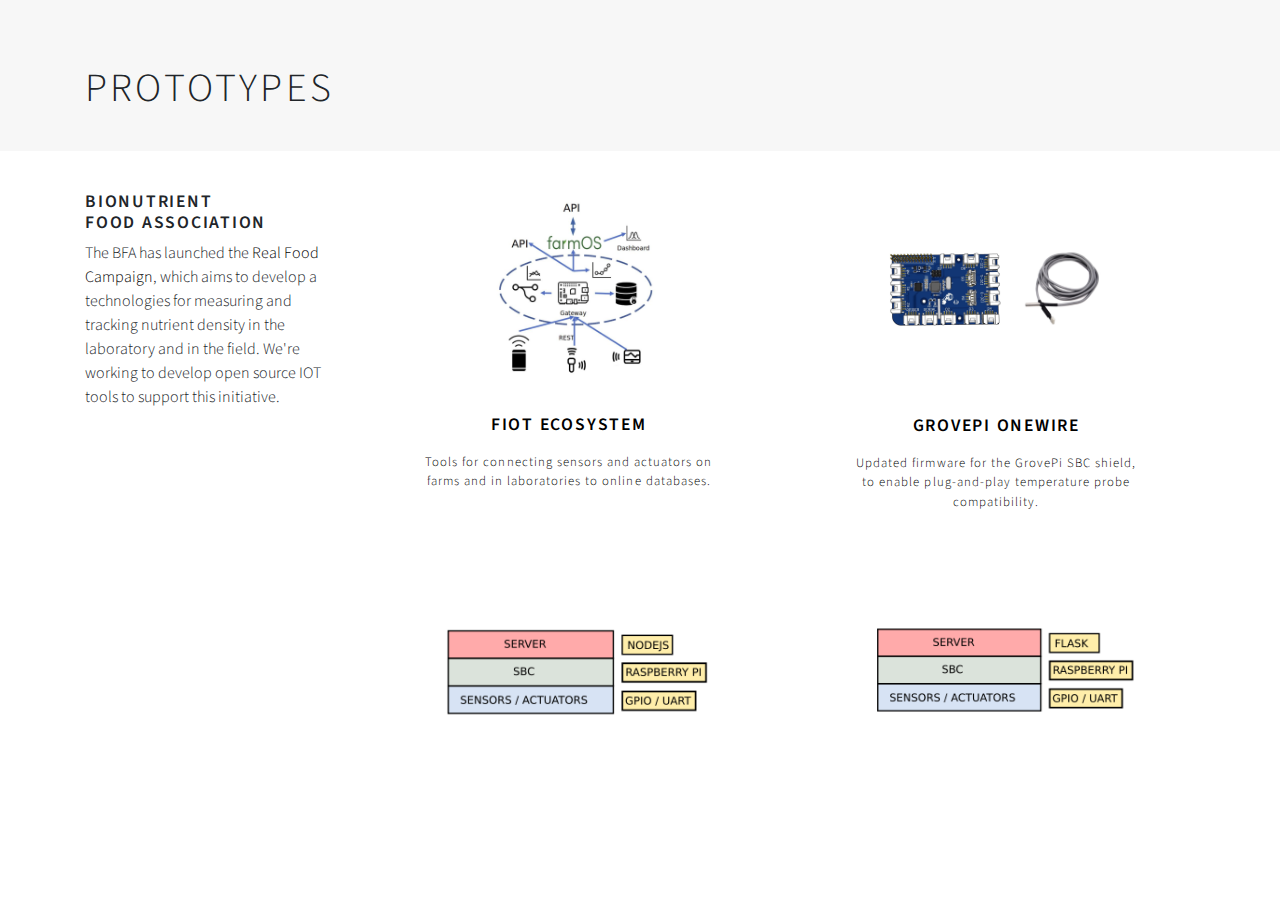
<file: index.html>
<html>
	 <!-- MAIN (Center website) -->
	 
  <head>
    <link rel="stylesheet" type="text/css" href="assets/bootstrap.css">
    <link rel="stylesheet" type="text/css" href="assets/style.css">
    <link href="https://fonts.googleapis.com/css?family=Source+Sans+Pro:300,400,600" rel="stylesheet">
  </head>
  <body>
	 
    <div class="header">
      <div class="container projects">
        <h1>Prototypes</h1>
      </div>
    </div>

    <div class="container gallery">
      <div class="row">
        <div class="col-md-3 sidebar">
          <h3>Bionutrient<br>Food Association</h3>
          <p>The BFA has launched the <a href="https://bionutrient.org/site/real-food-campaign/overview">Real Food Campaign</a>, which aims to develop a technologies for measuring and tracking nutrient density in the laboratory and in the field.  We're working to develop open source IOT tools to support this initiative. </p>
        </div>

        <div class="col-md-9 gallery">
          <div class="row">
            <div class="col-md-6">
              <a href="https://gitlab.com/fiot/meta" target="blank">
                <div class="content">
                  <img src="assets/ecosystem.png" alt="FIOT Ecosystem">
                  <h3>FIoT Ecosystem</h3>
                  <p class = "blurb">Tools for connecting sensors and actuators on farms and in laboratories to online databases.</p>
                </div>
              </a>
            </div>

            <div class="col-md-6">
              <a href="https://gitlab.com/fiot/grovepi-onewire" target="blank">
                <div class="content">
                  <img src="assets/grovepi-onewire.png" alt="GrovePi Onewire Firmware">
                  <h3>GrovePi Onewire</h3>
                  <p class = "blurb">Updated firmware for the GrovePi SBC shield, to enable plug-and-play temperature probe compatibility.</p>
                </div>
              </a>
            </div>

            <div class="col-md-6">
              <a href="https://gitlab.com/fiot/fiot-sensor-server" target="blank">
                <div class="content">
                  <img src="assets/node-stack.png" alt="FIOT Ecosystem">
                  <h3>NodeJS Stack</h3>
                  <p class = "blurb">A NodeJS / javascript server for a Single Board Computer (SBC) that provides an HTTP API for sensor and actuator hardware.</p>
                </div>
              </a>
            </div>

            <div class="col-md-6">
              <a href="https://gitlab.com/fiot/simple-flask-gateway" target="blank">
                <div class="content">
                  <img src="assets/flask-stack.png" alt="FIOT Ecosystem">
                  <h3>Flask Stack</h3>
                  <p class = "blurb">A Flask / Python server for a Single Board Computer (SBC) that provides an HTTP API for sensor and actuator hardware.</p>
                </div>
              </a>
            </div>

            <div class="col-md-6">
              <a href="https://gitlab.com/fiot/browser-flask-pi-USB" target="blank">
                <div class="content">
                  <img src="assets/docker-flask.png" alt="FIOT Ecosystem">
                  <h3>Dockerized Flask</h3>
                  <p class = "blurb">A SBC-compatible Docker container for a Flask / Python server that provides an HTTP API for sensor and actuator hardware.</p>
                </div>
              </a>
            </div>

            <div class="col-md-6">
              <a href="http://farmhack.org/tools/collecting-sensor-data-farmos-using-grovepi-and-node-red" target="blank">
                <div class="content">
                  <img src="assets/grovepi-nodered-3.png" alt="FIOT Ecosystem">
                  <h3>GrovePi:NodeRed:FarmOS</h3>
                  <p class = "blurb">Video tutorial demonstrating the use of Node-Red to connect sensors on a GrovePi shield and a Raspberry Pi to FarmOS.</p>
                </div>
              </a>
            </div>

            <div class="col-md-6">
              <a href="https://gitlab.com/fiot/raspbian-headless-networking-config" target="blank">
                <div class="content">
                  <img src="assets/rpi-snap.png" alt="FIOT Ecosystem">
                  <h3>RPi Networking</h3>
                  <p class = "blurb">Steps for setting 'headless networking setup' for ssh and wifi on a Raspberry Pi.</p>
                </div>
              </a>
            </div>

            <div class="col-md-6">
              <a href="https://gitlab.com/fiot/fiot-grovepi-sensor-server" target="blank">
                <div class="content">
                  <img src="assets/grovepi-nodejs-server.png" alt="FIOT Ecosystem">
                  <h3>NodeJS GrovePi Stack</h3>
                  <p class = "blurb">A NodeJS server that provides HTTP access to GrovePi sensors. </p>
                </div>
              </a>
            </div>

            <div class="col-md-6">
              <a href="https://https://gitlab.com/fiot/nofa-march-2018" target="blank">
                <div class="content">
                  <img src="assets/nofa-sprint.png" alt="FIOT Ecosystem">
                  <h3>NOFA 3/2018</h3>
                  <p class = "blurb">Code and project details for demonstrating software and hardware at the CT NOFA 2018 Winter Conference.</p>
                </div>
              </a>
            </div>
          </div>
        </div>
    </div>
    <!-- END MAIN -->
  </body>
</html>
</file>
<file: assets/style.css>
{
    box-sizing: border-box;
}

img {
    display: block;
    margin-left: auto;
    margin-right: auto;
    width: 40%;
}

body {
    padding: 0;
    margin: 0;
    font-family: 'Source Sans Pro', sans-serif;
}

p {
    font-weight: 300;
    letter-spacing: .08em;
}

/* Center website */
.main {
    max-width: 1000px;
    margin: auto;
}

.header {
    padding: 30px 20px;
    background-color: #f7f7f7;
}

.projects {
    font-size: 2.4em;
    text-transform: uppercase;
}

.projects h1 {
    margin-top: 35px;
    letter-spacing: .08em;
    font-weight: 300;
}

.desc {
    padding-left: 50px;
}

.sidebar {
    padding-top: 40px;
}

.sidebar p {
    letter-spacing: 0;
}

.gallery {
    max-height: 600px;
    overflow-y: scroll;
}

h2 {
    padding-top: 15px;
    font-size: 20px;
}

h3 {
    font-size: 1.1em;
    font-weight: 600;
    text-transform: uppercase;
    letter-spacing: .10em;
}

.gallery a {
    color: black;
    text-decoration: none;
}

.content {
    margin: 14px;
    background-color: white;
    min-height: 325px;
    padding: 0 30px;
    text-align: center;
}

.content img {
    width: 100%;
}

/* Clear floats after rows */
.row:after {
    content: "";
    display: table;
    clear: both;
}

/* Blurb */
.blurb {
    padding: 10px;
    font-size: .8em;
    text-align: center;
}


/* Responsive layout - makes a two column-layout instead of four columns */
@media screen and (max-width: 900px) {
    .column {
        width: 50%;
    }
}

/* Responsive layout - makes the two columns stack on top of each other instead of next to each other */
@media screen and (max-width: 600px) {
    .column {
        width: 100%;
    }
}
</file>
